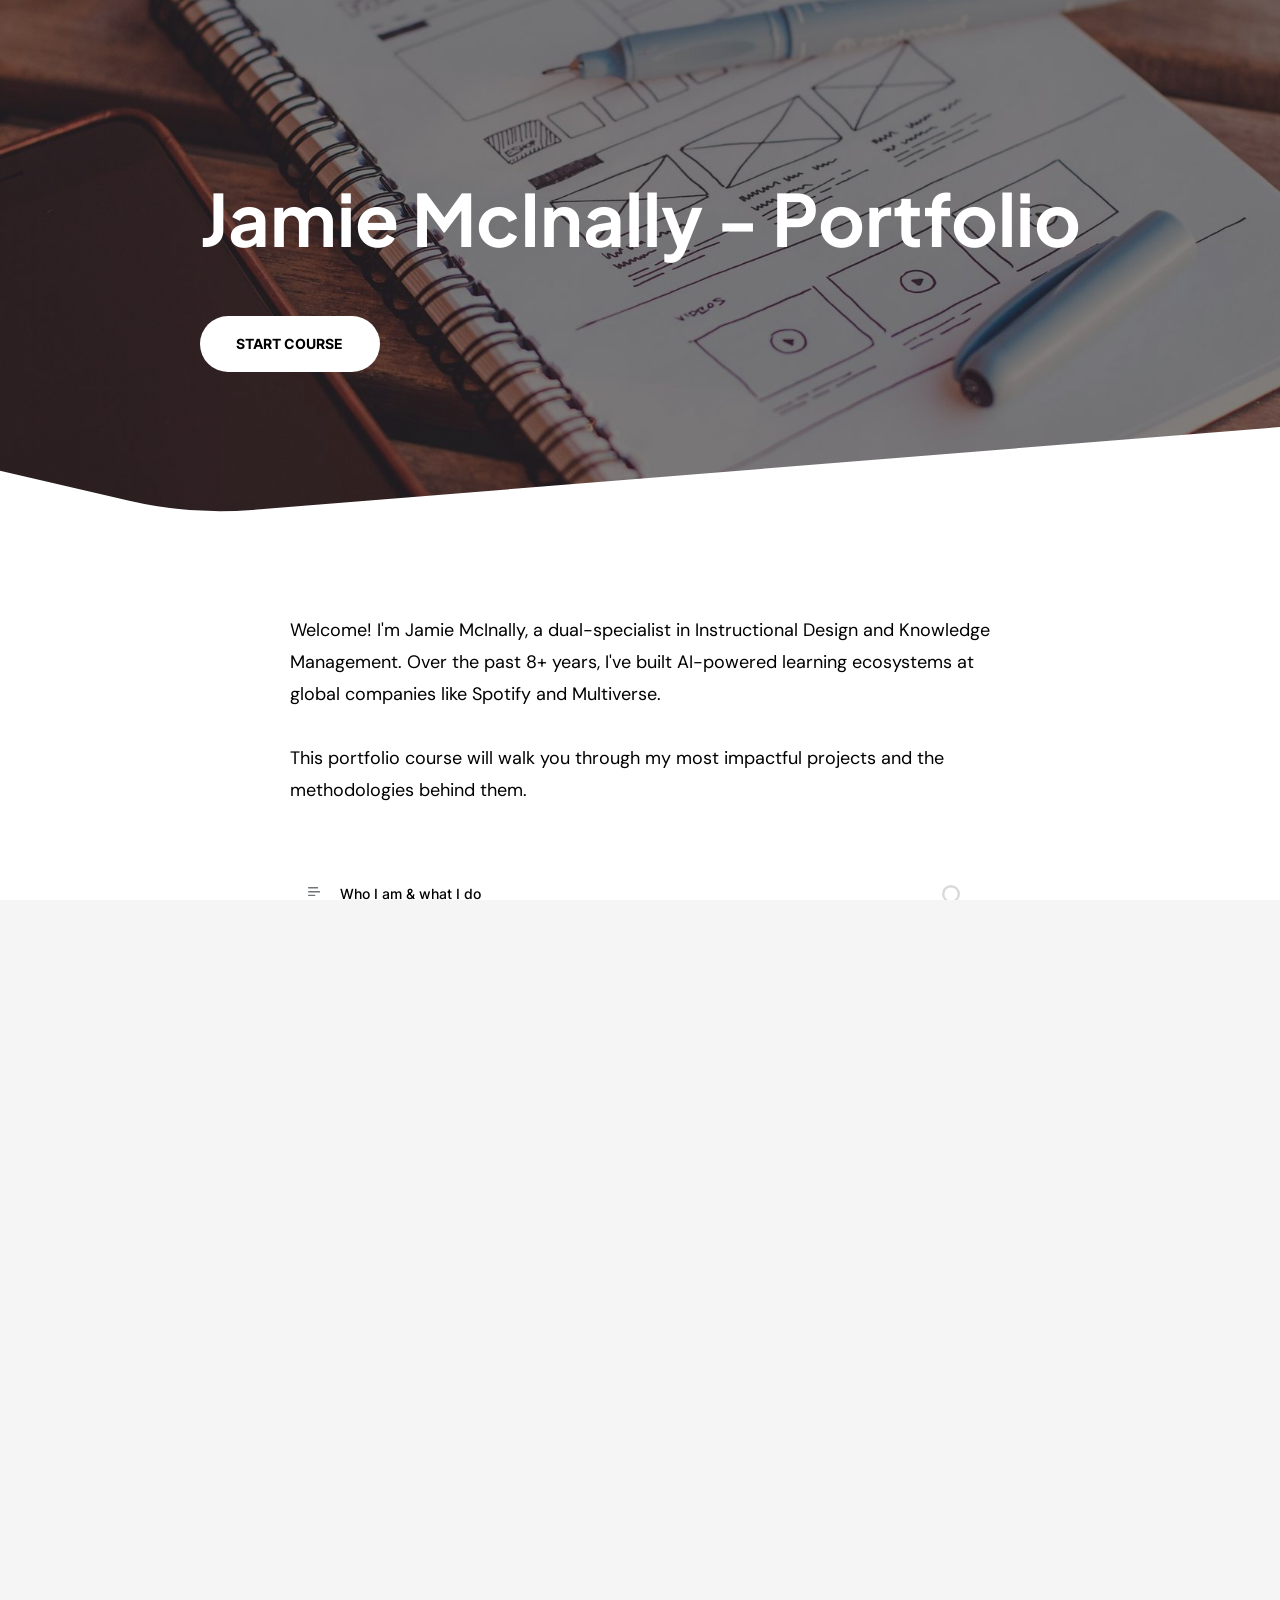
<file: index.html>
<!doctype html>
<!-- 
course package version: U1ItYtUP
rise_frontend sha: fefe82bee16fb602da8425fad1713f0e124728c8
learn_distribution_frontend sha: 5e69960931a77bb29e071b4e2230f7dd83dab11a
mondrian sha: 61c2de206ac452634af1b1f515ff1442606437f8
sandbox sha: 1a523bb51d71676bad2461acac398ab5ff49ea79
 -->
<html lang="en">
  <head>
    <meta charset="utf-8">
    <meta name="viewport" content="width=device-width,initial-scale=1">
    <title>Jamie McInally - Portfolio</title>
    
      <link rel="stylesheet" href="lib/sandbox/4adfab46.css">
    
    <script type="application/json" id="__CONFIG__">
      {"remoteManifest":{"learn_distribution_frontend":{".js":["learn_dist/entry.js"]},"mondrian":{".js":["mondrian/entry.js"]}},"assetTargetPrefixes":{"media":"assets","font":"lib/fonts"}}
    </script>
  <script src="lib/dist/d81a059f.js"></script></head>
  <body>
    <div id="app"></div>
    
      <script src="lib/rise/ea315216.js"></script>
    
      <script src="lib/sandbox/c77685df.js"></script>
    
  </body>
</html>
</file>
<file: lib/sandbox/4adfab46.css>
html,
body {
  height: 100%;
  margin: 0;
  padding: 0;
}

iframe {
  border: none;
  display: block;
  height: 100%;
  width: 100%;
}
</file>
